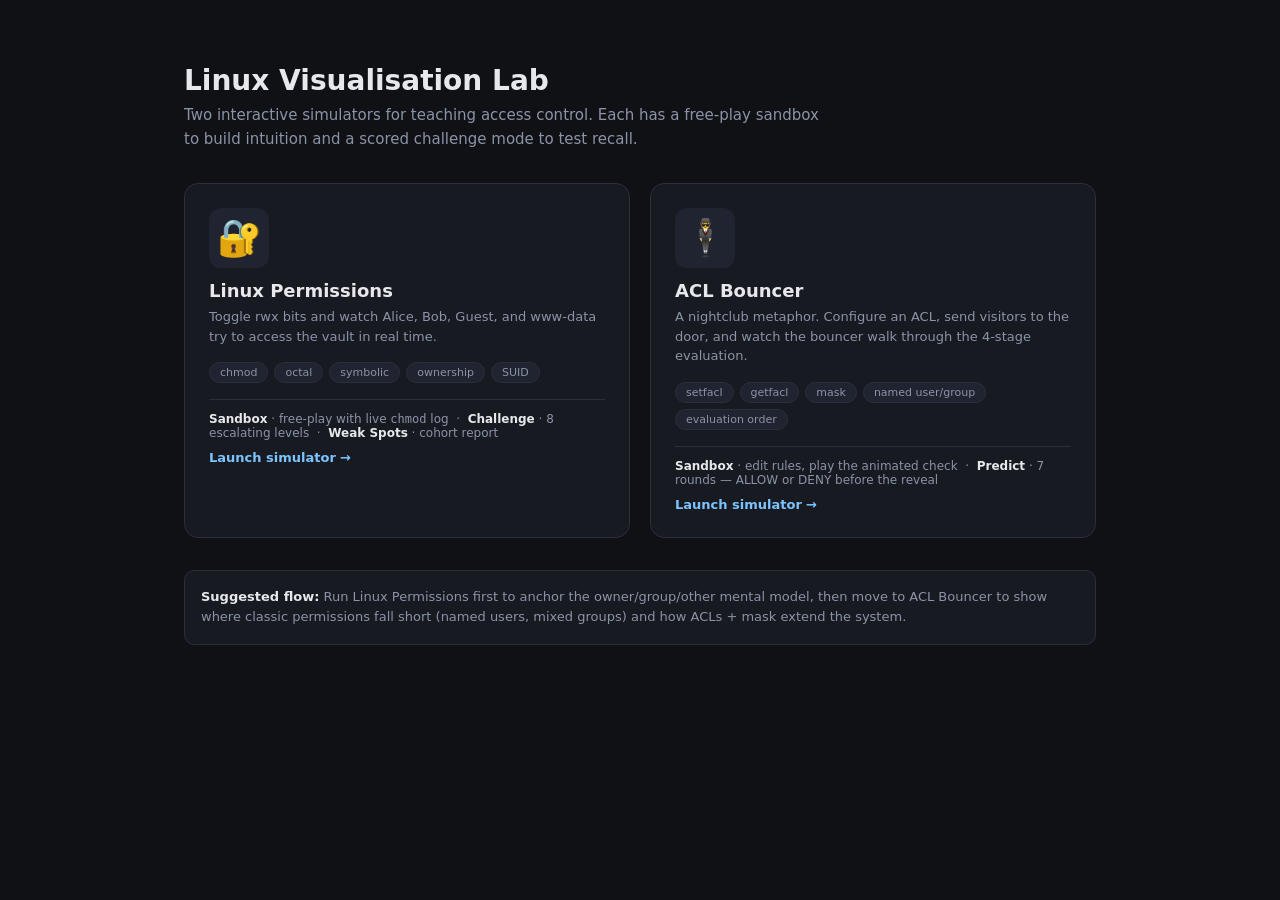
<file: index.html>
<!doctype html>
<html lang="en">
<head>
<meta charset="utf-8" />
<meta name="viewport" content="width=device-width,initial-scale=1" />
<title>Linux Visualisation · Lab</title>
<link rel="stylesheet" href="Linux Permissions simulation/styles.css" />
<style>
  .hub { max-width: 960px; margin: 40px auto; padding: 24px; }
  .hub h1 { font-size: 28px; margin: 0 0 6px; }
  .hub .lede { color: var(--muted); font-size: 15px; margin: 0 0 32px; line-height: 1.6; max-width: 640px; }

  .sim-grid { display: grid; grid-template-columns: 1fr 1fr; gap: 20px; }
  @media (max-width: 800px) { .sim-grid { grid-template-columns: 1fr; } }

  .sim-card {
    display: block;
    text-decoration: none;
    color: var(--ink);
    background: var(--panel);
    border: 1px solid var(--border);
    border-radius: 14px;
    padding: 24px;
    transition: all .2s cubic-bezier(.4,0,.2,1);
    position: relative; overflow: hidden;
  }
  .sim-card:hover {
    transform: translateY(-3px);
    border-color: var(--accent);
    box-shadow: 0 12px 28px rgba(124,196,255,.15);
  }
  .sim-card::before {
    content: ''; position: absolute; top: 0; left: 0; right: 0; height: 3px;
    background: linear-gradient(90deg, var(--accent), transparent);
    opacity: 0; transition: opacity .2s;
  }
  .sim-card:hover::before { opacity: 1; }

  .sim-icon {
    font-size: 36px; margin-bottom: 12px;
    display: inline-flex; width: 60px; height: 60px;
    align-items: center; justify-content: center;
    background: var(--panel-2); border-radius: 12px;
  }
  .sim-card h2 { font-size: 18px; margin: 0 0 6px; }
  .sim-card .tagline { color: var(--muted); font-size: 13px; margin: 0 0 16px; line-height: 1.5; }

  .chips { display: flex; flex-wrap: wrap; gap: 6px; margin-bottom: 16px; }
  .chip {
    font-size: 11px; padding: 3px 10px; border-radius: 999px;
    background: var(--panel-2); color: var(--muted);
    border: 1px solid var(--border);
  }

  .sim-modes { font-size: 12px; color: var(--muted); border-top: 1px solid var(--border); padding-top: 12px; }
  .sim-modes b { color: var(--ink); }

  .launch { color: var(--accent); font-weight: 600; font-size: 13px; margin-top: 10px; display: inline-flex; align-items: center; gap: 4px; }
  .launch::after { content: '→'; transition: transform .15s; }
  .sim-card:hover .launch::after { transform: translateX(4px); }

  .footer-note { margin-top: 32px; padding: 16px; background: var(--panel); border: 1px solid var(--border); border-radius: 10px; color: var(--muted); font-size: 13px; line-height: 1.6; }
  .footer-note b { color: var(--ink); }
</style>
</head>
<body>
  <div class="hub">
    <h1>Linux Visualisation Lab</h1>
    <p class="lede">Two interactive simulators for teaching access control. Each has a free-play sandbox to build intuition and a scored challenge mode to test recall.</p>

    <div class="sim-grid">
      <a class="sim-card" href="Linux Permissions simulation/index.html">
        <div class="sim-icon">🔐</div>
        <h2>Linux Permissions</h2>
        <p class="tagline">Toggle rwx bits and watch Alice, Bob, Guest, and www-data try to access the vault in real time.</p>
        <div class="chips">
          <span class="chip">chmod</span>
          <span class="chip">octal</span>
          <span class="chip">symbolic</span>
          <span class="chip">ownership</span>
          <span class="chip">SUID</span>
        </div>
        <div class="sim-modes">
          <b>Sandbox</b> · free-play with live <code>chmod</code> log &nbsp;·&nbsp;
          <b>Challenge</b> · 8 escalating levels &nbsp;·&nbsp;
          <b>Weak Spots</b> · cohort report
        </div>
        <div class="launch">Launch simulator</div>
      </a>

      <a class="sim-card" href="ACL Bouncer simulation/index.html">
        <div class="sim-icon">🕴️</div>
        <h2>ACL Bouncer</h2>
        <p class="tagline">A nightclub metaphor. Configure an ACL, send visitors to the door, and watch the bouncer walk through the 4-stage evaluation.</p>
        <div class="chips">
          <span class="chip">setfacl</span>
          <span class="chip">getfacl</span>
          <span class="chip">mask</span>
          <span class="chip">named user/group</span>
          <span class="chip">evaluation order</span>
        </div>
        <div class="sim-modes">
          <b>Sandbox</b> · edit rules, play the animated check &nbsp;·&nbsp;
          <b>Predict</b> · 7 rounds — ALLOW or DENY before the reveal
        </div>
        <div class="launch">Launch simulator</div>
      </a>
    </div>

    <div class="footer-note">
      <b>Suggested flow:</b> Run Linux Permissions first to anchor the owner/group/other mental model, then move to ACL Bouncer to show where classic permissions fall short (named users, mixed groups) and how ACLs + mask extend the system.
    </div>
  </div>
</body>
</html>
</file>
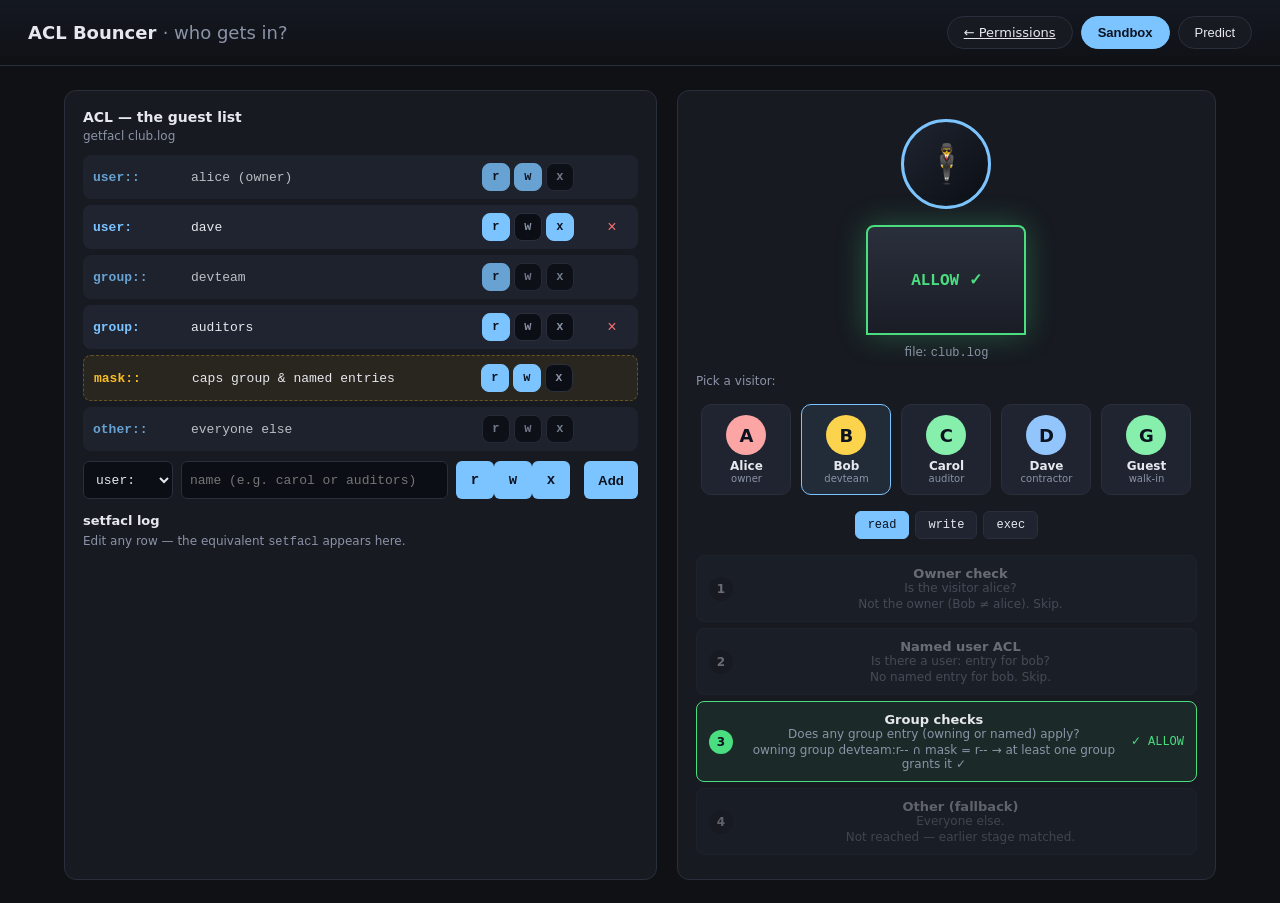
<file: ACL Bouncer simulation/index.html>
<!doctype html>
<html lang="en">
<head>
<meta charset="utf-8" />
<meta name="viewport" content="width=device-width,initial-scale=1" />
<title>ACL Bouncer — Who Gets In?</title>
<link rel="stylesheet" href="styles.css" />
<link rel="stylesheet" href="acl.css" />
</head>
<body>
  <header class="topbar">
    <h1>ACL Bouncer <span class="muted">· who gets in?</span></h1>
    <nav class="tabs">
      <a class="tab" href="../Linux Permissions simulation/index.html">← Permissions</a>
      <button class="tab active" data-mode="sandbox">Sandbox</button>
      <button class="tab" data-mode="challenge">Predict</button>
    </nav>
  </header>
  <main id="app"></main>
  <script src="acl.js" type="module"></script>
</body>
</html>
</file>
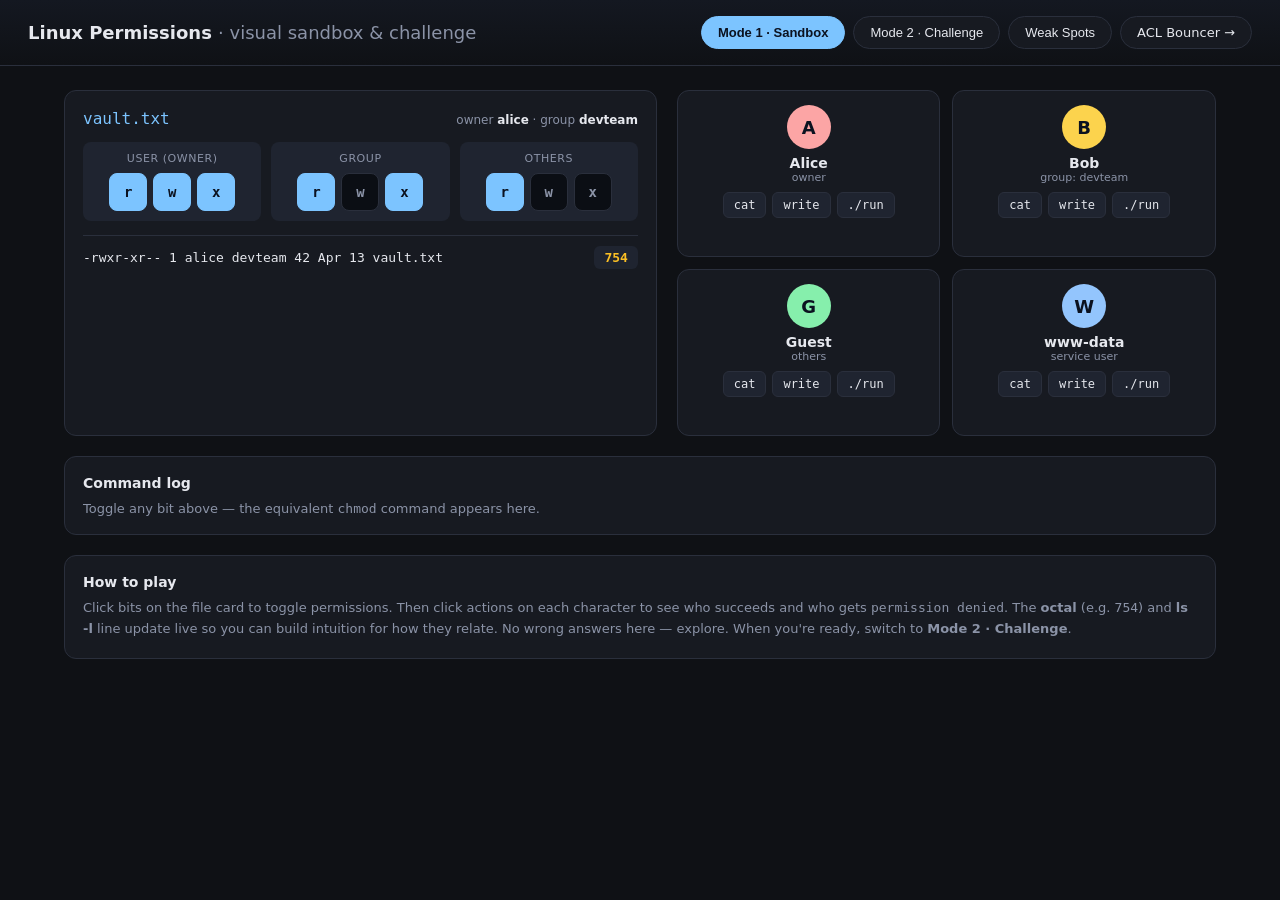
<file: Linux Permissions simulation/index.html>
<!doctype html>
<html lang="en">
<head>
<meta charset="utf-8" />
<meta name="viewport" content="width=device-width,initial-scale=1" />
<title>Linux Permissions — Sandbox & Challenge</title>
<link rel="stylesheet" href="styles.css" />
</head>
<body>
  <header class="topbar">
    <h1>Linux Permissions <span class="muted">· visual sandbox & challenge</span></h1>
    <nav class="tabs">
      <button class="tab active" data-mode="sandbox">Mode 1 · Sandbox</button>
      <button class="tab" data-mode="challenge">Mode 2 · Challenge</button>
      <button class="tab" data-mode="report">Weak Spots</button>
      <a class="tab" href="../ACL Bouncer simulation/index.html" style="text-decoration:none;display:inline-flex;align-items:center;">ACL Bouncer →</a>
    </nav>
  </header>

  <main id="app"></main>

  <template id="tpl-vault">
    <div class="vault">
      <div class="file-card">
        <div class="file-head">
          <span class="file-name" data-bind="filename">vault.txt</span>
          <span class="owner-group">
            owner <b data-bind="owner">alice</b> · group <b data-bind="group">devteam</b>
          </span>
        </div>
        <div class="perm-grid">
          <div class="perm-col">
            <div class="perm-label">user (owner)</div>
            <div class="bits" data-scope="u">
              <button class="bit" data-bit="r">r</button>
              <button class="bit" data-bit="w">w</button>
              <button class="bit" data-bit="x">x</button>
            </div>
          </div>
          <div class="perm-col">
            <div class="perm-label">group</div>
            <div class="bits" data-scope="g">
              <button class="bit" data-bit="r">r</button>
              <button class="bit" data-bit="w">w</button>
              <button class="bit" data-bit="x">x</button>
            </div>
          </div>
          <div class="perm-col">
            <div class="perm-label">others</div>
            <div class="bits" data-scope="o">
              <button class="bit" data-bit="r">r</button>
              <button class="bit" data-bit="w">w</button>
              <button class="bit" data-bit="x">x</button>
            </div>
          </div>
        </div>
        <div class="perm-display">
          <code class="ls-line" data-bind="ls">-rwxr-xr--  1 alice devteam   42 Apr 13 vault.txt</code>
          <code class="octal" data-bind="octal">754</code>
        </div>
      </div>

      <div class="characters">
        <div class="char" data-actor="alice">
          <div class="avatar a">A</div>
          <div class="char-name">Alice</div>
          <div class="char-role">owner</div>
          <div class="actions">
            <button data-action="read">cat</button>
            <button data-action="write">write</button>
            <button data-action="exec">./run</button>
          </div>
          <div class="result"></div>
        </div>
        <div class="char" data-actor="bob">
          <div class="avatar b">B</div>
          <div class="char-name">Bob</div>
          <div class="char-role">group: devteam</div>
          <div class="actions">
            <button data-action="read">cat</button>
            <button data-action="write">write</button>
            <button data-action="exec">./run</button>
          </div>
          <div class="result"></div>
        </div>
        <div class="char" data-actor="guest">
          <div class="avatar g">G</div>
          <div class="char-name">Guest</div>
          <div class="char-role">others</div>
          <div class="actions">
            <button data-action="read">cat</button>
            <button data-action="write">write</button>
            <button data-action="exec">./run</button>
          </div>
          <div class="result"></div>
        </div>
        <div class="char" data-actor="www">
          <div class="avatar w">W</div>
          <div class="char-name">www-data</div>
          <div class="char-role">service user</div>
          <div class="actions">
            <button data-action="read">cat</button>
            <button data-action="write">write</button>
            <button data-action="exec">./run</button>
          </div>
          <div class="result"></div>
        </div>
      </div>
    </div>
  </template>

  <script src="app.js" type="module"></script>
</body>
</html>
</file>
<file: Linux Permissions simulation/styles.css>
:root {
  --bg: #0f1115;
  --panel: #171a21;
  --panel-2: #1f2430;
  --ink: #e6e8ee;
  --muted: #8b93a7;
  --accent: #7cc4ff;
  --ok: #4ade80;
  --bad: #f87171;
  --warn: #fbbf24;
  --border: #2a2f3c;
  --mono: ui-monospace, SFMono-Regular, Menlo, monospace;
}

* { box-sizing: border-box; }
html, body { margin: 0; padding: 0; background: var(--bg); color: var(--ink); font-family: system-ui, -apple-system, Segoe UI, sans-serif; }

.topbar {
  padding: 16px 28px;
  border-bottom: 1px solid var(--border);
  display: flex; align-items: center; justify-content: space-between;
  background: linear-gradient(180deg, #141821, #0f1115);
}
.topbar h1 { font-size: 18px; font-weight: 600; margin: 0; }
.muted { color: var(--muted); font-weight: 400; }

.tabs { display: flex; gap: 8px; }
.tab {
  background: var(--panel); color: var(--ink);
  border: 1px solid var(--border); border-radius: 999px;
  padding: 8px 16px; cursor: pointer; font-size: 13px;
  transition: all .15s;
}
.tab:hover { background: var(--panel-2); }
.tab.active { background: var(--accent); color: #0b1220; border-color: var(--accent); font-weight: 600; }

main { max-width: 1200px; margin: 0 auto; padding: 24px; }

/* Vault */
.vault { display: grid; grid-template-columns: 1.1fr 1fr; gap: 20px; }
@media (max-width: 900px) { .vault { grid-template-columns: 1fr; } }

.file-card, .panel {
  background: var(--panel); border: 1px solid var(--border); border-radius: 12px;
  padding: 18px;
}
.file-head { display: flex; justify-content: space-between; align-items: baseline; margin-bottom: 14px; }
.file-name { font-family: var(--mono); font-size: 16px; color: var(--accent); }
.owner-group { font-size: 12px; color: var(--muted); }
.owner-group b { color: var(--ink); font-weight: 600; }

.perm-grid { display: grid; grid-template-columns: repeat(3, 1fr); gap: 10px; margin-bottom: 14px; }
.perm-col { background: var(--panel-2); border-radius: 8px; padding: 10px; text-align: center; }
.perm-label { font-size: 11px; color: var(--muted); text-transform: uppercase; letter-spacing: .05em; margin-bottom: 8px; }
.bits { display: flex; justify-content: center; gap: 6px; }
.bit {
  width: 38px; height: 38px; border-radius: 8px;
  background: #0b0e14; color: var(--muted);
  border: 1px solid var(--border); font-family: var(--mono); font-size: 14px;
  cursor: pointer; font-weight: 700; transition: all .1s;
}
.bit:hover { border-color: var(--accent); }
.bit.on { background: var(--accent); color: #0b1220; border-color: var(--accent); }

.perm-display { display: flex; justify-content: space-between; align-items: center; font-family: var(--mono); padding-top: 10px; border-top: 1px solid var(--border); }
.ls-line { color: var(--ink); font-size: 13px; }
.octal { background: var(--panel-2); padding: 4px 10px; border-radius: 6px; color: var(--warn); font-weight: 700; }

/* Characters */
.characters { display: grid; grid-template-columns: 1fr 1fr; gap: 12px; align-content: start; }
.char {
  background: var(--panel); border: 1px solid var(--border);
  border-radius: 12px; padding: 14px; text-align: center;
}
.avatar {
  width: 44px; height: 44px; border-radius: 50%;
  display: grid; place-items: center; margin: 0 auto 6px;
  font-weight: 700; font-size: 18px; color: #0b1220;
}
.avatar.a { background: #fca5a5; }
.avatar.b { background: #fcd34d; }
.avatar.g { background: #86efac; }
.avatar.w { background: #93c5fd; }
.char-name { font-weight: 600; font-size: 14px; }
.char-role { font-size: 11px; color: var(--muted); margin-bottom: 8px; }
.actions { display: flex; justify-content: center; gap: 6px; margin-bottom: 8px; }
.actions button {
  background: var(--panel-2); color: var(--ink); border: 1px solid var(--border);
  border-radius: 6px; padding: 5px 10px; font-size: 12px; cursor: pointer;
  font-family: var(--mono);
}
.actions button:hover { border-color: var(--accent); }
.result { font-family: var(--mono); font-size: 11px; min-height: 16px; }
.result.ok { color: var(--ok); }
.result.bad { color: var(--bad); }

/* Challenge */
.challenge-wrap { display: grid; grid-template-columns: 1.1fr 1fr; gap: 20px; }
@media (max-width: 900px) { .challenge-wrap { grid-template-columns: 1fr; } }

.scenario h2 { margin: 0 0 8px; font-size: 16px; }
.scenario .prompt { color: var(--muted); font-size: 13px; line-height: 1.5; margin-bottom: 14px; }
.scenario .story { background: var(--panel-2); border-left: 3px solid var(--accent); padding: 10px 14px; border-radius: 4px; margin-bottom: 14px; font-size: 13px; line-height: 1.5; }
.goal { background: #1a2433; border-radius: 8px; padding: 10px 14px; margin-bottom: 14px; font-size: 13px; }
.goal b { color: var(--warn); }

.cmd-input {
  display: flex; gap: 8px; margin-top: 12px;
}
.cmd-input .prefix { color: var(--ok); font-family: var(--mono); padding: 10px 0 10px 12px; background: #0b0e14; border-radius: 8px 0 0 8px; border: 1px solid var(--border); border-right: none; }
.cmd-input input {
  flex: 1; background: #0b0e14; border: 1px solid var(--border); border-left: none;
  color: var(--ink); font-family: var(--mono); padding: 10px; font-size: 14px;
  border-radius: 0 8px 8px 0; outline: none;
}
.cmd-input input:focus { border-color: var(--accent); }
.cmd-submit { background: var(--accent); color: #0b1220; border: none; border-radius: 8px; padding: 10px 18px; font-weight: 600; cursor: pointer; }

.feedback { margin-top: 14px; padding: 12px; border-radius: 8px; font-size: 13px; font-family: var(--mono); display: none; }
.feedback.ok { display: block; background: rgba(74,222,128,.1); color: var(--ok); border: 1px solid rgba(74,222,128,.3); }
.feedback.bad { display: block; background: rgba(248,113,113,.1); color: var(--bad); border: 1px solid rgba(248,113,113,.3); }
.feedback.hint { display: block; background: rgba(251,191,36,.1); color: var(--warn); border: 1px solid rgba(251,191,36,.3); }

.score-board { display: flex; gap: 14px; margin-bottom: 14px; }
.score-cell { flex: 1; background: var(--panel-2); border-radius: 8px; padding: 10px; text-align: center; }
.score-cell .v { font-size: 22px; font-weight: 700; color: var(--accent); }
.score-cell .k { font-size: 11px; color: var(--muted); text-transform: uppercase; letter-spacing: .05em; }

.level-pips { display: flex; gap: 4px; margin-top: 10px; }
.pip { flex: 1; height: 6px; border-radius: 3px; background: var(--panel-2); }
.pip.done { background: var(--ok); }
.pip.active { background: var(--accent); }
.pip.fail { background: var(--bad); }

.next-btn { margin-top: 14px; background: var(--ok); color: #0b1220; border: none; border-radius: 8px; padding: 10px 18px; font-weight: 600; cursor: pointer; }

/* Report */
.report-grid { display: grid; grid-template-columns: 1fr 1fr; gap: 14px; }
.report-row { display: flex; justify-content: space-between; padding: 10px; border-bottom: 1px solid var(--border); font-size: 13px; }
.report-row:last-child { border-bottom: none; }
.report-row .bar { display: inline-block; height: 8px; border-radius: 4px; background: var(--bad); vertical-align: middle; margin-left: 8px; }

.hint-link { color: var(--muted); font-size: 12px; background: none; border: none; cursor: pointer; text-decoration: underline; margin-top: 8px; }
.hint-link:hover { color: var(--accent); }

.bonus-tag { display: inline-block; background: rgba(251,191,36,.15); color: var(--warn); font-size: 11px; padding: 2px 8px; border-radius: 999px; margin-left: 8px; }

.cmd-log-row { display: flex; align-items: center; gap: 10px; padding: 8px 10px; font-family: var(--mono); font-size: 13px; border-radius: 6px; margin-bottom: 4px; background: var(--panel-2); opacity: .65; transition: all .15s; }
.cmd-log-row.latest { opacity: 1; background: #0b0e14; border: 1px solid var(--accent); }
.cmd-log-prefix { color: var(--ok); }
.cmd-log-sym { color: var(--accent); }
.cmd-log-eq { color: var(--muted); }
.cmd-log-oct { color: var(--warn); }
</file>
<file: ACL Bouncer simulation/styles.css>
:root {
  --bg: #0f1115;
  --panel: #171a21;
  --panel-2: #1f2430;
  --ink: #e6e8ee;
  --muted: #8b93a7;
  --accent: #7cc4ff;
  --ok: #4ade80;
  --bad: #f87171;
  --warn: #fbbf24;
  --border: #2a2f3c;
  --mono: ui-monospace, SFMono-Regular, Menlo, monospace;
}

* { box-sizing: border-box; }
html, body { margin: 0; padding: 0; background: var(--bg); color: var(--ink); font-family: system-ui, -apple-system, Segoe UI, sans-serif; }

.topbar {
  padding: 16px 28px;
  border-bottom: 1px solid var(--border);
  display: flex; align-items: center; justify-content: space-between;
  background: linear-gradient(180deg, #141821, #0f1115);
}
.topbar h1 { font-size: 18px; font-weight: 600; margin: 0; }
.muted { color: var(--muted); font-weight: 400; }

.tabs { display: flex; gap: 8px; }
.tab {
  background: var(--panel); color: var(--ink);
  border: 1px solid var(--border); border-radius: 999px;
  padding: 8px 16px; cursor: pointer; font-size: 13px;
  transition: all .15s;
}
.tab:hover { background: var(--panel-2); }
.tab.active { background: var(--accent); color: #0b1220; border-color: var(--accent); font-weight: 600; }

main { max-width: 1200px; margin: 0 auto; padding: 24px; }

/* Vault */
.vault { display: grid; grid-template-columns: 1.1fr 1fr; gap: 20px; }
@media (max-width: 900px) { .vault { grid-template-columns: 1fr; } }

.file-card, .panel {
  background: var(--panel); border: 1px solid var(--border); border-radius: 12px;
  padding: 18px;
}
.file-head { display: flex; justify-content: space-between; align-items: baseline; margin-bottom: 14px; }
.file-name { font-family: var(--mono); font-size: 16px; color: var(--accent); }
.owner-group { font-size: 12px; color: var(--muted); }
.owner-group b { color: var(--ink); font-weight: 600; }

.perm-grid { display: grid; grid-template-columns: repeat(3, 1fr); gap: 10px; margin-bottom: 14px; }
.perm-col { background: var(--panel-2); border-radius: 8px; padding: 10px; text-align: center; }
.perm-label { font-size: 11px; color: var(--muted); text-transform: uppercase; letter-spacing: .05em; margin-bottom: 8px; }
.bits { display: flex; justify-content: center; gap: 6px; }
.bit {
  width: 38px; height: 38px; border-radius: 8px;
  background: #0b0e14; color: var(--muted);
  border: 1px solid var(--border); font-family: var(--mono); font-size: 14px;
  cursor: pointer; font-weight: 700; transition: all .1s;
}
.bit:hover { border-color: var(--accent); }
.bit.on { background: var(--accent); color: #0b1220; border-color: var(--accent); }

.perm-display { display: flex; justify-content: space-between; align-items: center; font-family: var(--mono); padding-top: 10px; border-top: 1px solid var(--border); }
.ls-line { color: var(--ink); font-size: 13px; }
.octal { background: var(--panel-2); padding: 4px 10px; border-radius: 6px; color: var(--warn); font-weight: 700; }

/* Characters */
.characters { display: grid; grid-template-columns: 1fr 1fr; gap: 12px; align-content: start; }
.char {
  background: var(--panel); border: 1px solid var(--border);
  border-radius: 12px; padding: 14px; text-align: center;
}
.avatar {
  width: 44px; height: 44px; border-radius: 50%;
  display: grid; place-items: center; margin: 0 auto 6px;
  font-weight: 700; font-size: 18px; color: #0b1220;
}
.avatar.a { background: #fca5a5; }
.avatar.b { background: #fcd34d; }
.avatar.g { background: #86efac; }
.avatar.w { background: #93c5fd; }
.char-name { font-weight: 600; font-size: 14px; }
.char-role { font-size: 11px; color: var(--muted); margin-bottom: 8px; }
.actions { display: flex; justify-content: center; gap: 6px; margin-bottom: 8px; }
.actions button {
  background: var(--panel-2); color: var(--ink); border: 1px solid var(--border);
  border-radius: 6px; padding: 5px 10px; font-size: 12px; cursor: pointer;
  font-family: var(--mono);
}
.actions button:hover { border-color: var(--accent); }
.result { font-family: var(--mono); font-size: 11px; min-height: 16px; }
.result.ok { color: var(--ok); }
.result.bad { color: var(--bad); }

/* Challenge */
.challenge-wrap { display: grid; grid-template-columns: 1.1fr 1fr; gap: 20px; }
@media (max-width: 900px) { .challenge-wrap { grid-template-columns: 1fr; } }

.scenario h2 { margin: 0 0 8px; font-size: 16px; }
.scenario .prompt { color: var(--muted); font-size: 13px; line-height: 1.5; margin-bottom: 14px; }
.scenario .story { background: var(--panel-2); border-left: 3px solid var(--accent); padding: 10px 14px; border-radius: 4px; margin-bottom: 14px; font-size: 13px; line-height: 1.5; }
.goal { background: #1a2433; border-radius: 8px; padding: 10px 14px; margin-bottom: 14px; font-size: 13px; }
.goal b { color: var(--warn); }

.cmd-input {
  display: flex; gap: 8px; margin-top: 12px;
}
.cmd-input .prefix { color: var(--ok); font-family: var(--mono); padding: 10px 0 10px 12px; background: #0b0e14; border-radius: 8px 0 0 8px; border: 1px solid var(--border); border-right: none; }
.cmd-input input {
  flex: 1; background: #0b0e14; border: 1px solid var(--border); border-left: none;
  color: var(--ink); font-family: var(--mono); padding: 10px; font-size: 14px;
  border-radius: 0 8px 8px 0; outline: none;
}
.cmd-input input:focus { border-color: var(--accent); }
.cmd-submit { background: var(--accent); color: #0b1220; border: none; border-radius: 8px; padding: 10px 18px; font-weight: 600; cursor: pointer; }

.feedback { margin-top: 14px; padding: 12px; border-radius: 8px; font-size: 13px; font-family: var(--mono); display: none; }
.feedback.ok { display: block; background: rgba(74,222,128,.1); color: var(--ok); border: 1px solid rgba(74,222,128,.3); }
.feedback.bad { display: block; background: rgba(248,113,113,.1); color: var(--bad); border: 1px solid rgba(248,113,113,.3); }
.feedback.hint { display: block; background: rgba(251,191,36,.1); color: var(--warn); border: 1px solid rgba(251,191,36,.3); }

.score-board { display: flex; gap: 14px; margin-bottom: 14px; }
.score-cell { flex: 1; background: var(--panel-2); border-radius: 8px; padding: 10px; text-align: center; }
.score-cell .v { font-size: 22px; font-weight: 700; color: var(--accent); }
.score-cell .k { font-size: 11px; color: var(--muted); text-transform: uppercase; letter-spacing: .05em; }

.level-pips { display: flex; gap: 4px; margin-top: 10px; }
.pip { flex: 1; height: 6px; border-radius: 3px; background: var(--panel-2); }
.pip.done { background: var(--ok); }
.pip.active { background: var(--accent); }
.pip.fail { background: var(--bad); }

.next-btn { margin-top: 14px; background: var(--ok); color: #0b1220; border: none; border-radius: 8px; padding: 10px 18px; font-weight: 600; cursor: pointer; }

/* Report */
.report-grid { display: grid; grid-template-columns: 1fr 1fr; gap: 14px; }
.report-row { display: flex; justify-content: space-between; padding: 10px; border-bottom: 1px solid var(--border); font-size: 13px; }
.report-row:last-child { border-bottom: none; }
.report-row .bar { display: inline-block; height: 8px; border-radius: 4px; background: var(--bad); vertical-align: middle; margin-left: 8px; }

.hint-link { color: var(--muted); font-size: 12px; background: none; border: none; cursor: pointer; text-decoration: underline; margin-top: 8px; }
.hint-link:hover { color: var(--accent); }

.bonus-tag { display: inline-block; background: rgba(251,191,36,.15); color: var(--warn); font-size: 11px; padding: 2px 8px; border-radius: 999px; margin-left: 8px; }

.cmd-log-row { display: flex; align-items: center; gap: 10px; padding: 8px 10px; font-family: var(--mono); font-size: 13px; border-radius: 6px; margin-bottom: 4px; background: var(--panel-2); opacity: .65; transition: all .15s; }
.cmd-log-row.latest { opacity: 1; background: #0b0e14; border: 1px solid var(--accent); }
.cmd-log-prefix { color: var(--ok); }
.cmd-log-sym { color: var(--accent); }
.cmd-log-eq { color: var(--muted); }
.cmd-log-oct { color: var(--warn); }
</file>
<file: ACL Bouncer simulation/acl.css>
/* ACL-specific styles — nightclub theme layered on the base palette */

.club-wrap { display: grid; grid-template-columns: 1.1fr 1fr; gap: 20px; }
@media (max-width: 900px) { .club-wrap { grid-template-columns: 1fr; } }

/* The ACL rules list — the "guest list" */
.acl-list { background: var(--panel); border: 1px solid var(--border); border-radius: 12px; padding: 18px; }
.acl-list h3 { margin: 0 0 4px; font-size: 14px; }
.acl-list .sub { color: var(--muted); font-size: 12px; margin-bottom: 12px; }

.acl-row {
  display: grid;
  grid-template-columns: 90px 1fr 120px 32px;
  gap: 8px;
  align-items: center;
  background: var(--panel-2);
  border-radius: 8px;
  padding: 8px 10px;
  margin-bottom: 6px;
  font-family: var(--mono);
  font-size: 13px;
}
.acl-row .tag { color: var(--accent); font-weight: 700; }
.acl-row .who { color: var(--ink); }
.acl-row .perm-toggles { display: flex; gap: 4px; justify-content: center; }
.acl-row .perm-toggles .bit { width: 28px; height: 28px; font-size: 12px; }
.acl-row .rm { background: transparent; color: var(--bad); border: none; cursor: pointer; font-size: 16px; }
.acl-row .rm:hover { color: #fca5a5; }
.acl-row.mask { background: rgba(251,191,36,.08); border: 1px dashed rgba(251,191,36,.3); }
.acl-row.mask .tag { color: var(--warn); }
.acl-row.effective { opacity: .8; }
.acl-row .muted-eff { color: var(--muted); font-size: 11px; margin-left: 6px; }

.add-rule { display: grid; grid-template-columns: 90px 1fr 120px auto; gap: 8px; margin-top: 10px; }
.add-rule select, .add-rule input {
  background: #0b0e14; color: var(--ink); border: 1px solid var(--border);
  border-radius: 6px; padding: 8px; font-family: var(--mono); font-size: 13px;
}
.add-rule button { background: var(--accent); color: #0b1220; border: none; border-radius: 6px; padding: 8px 14px; font-weight: 600; cursor: pointer; }

.setfacl-log { margin-top: 14px; }
.setfacl-log .cmd-log-row { background: #0b0e14; }

/* The bouncer & the door */
.club-scene { text-align: center; }
.bouncer {
  width: 90px; height: 90px; border-radius: 50%;
  background: linear-gradient(135deg, #1f2430, #0b0e14);
  border: 3px solid var(--accent); margin: 10px auto;
  display: grid; place-items: center; font-size: 38px;
}
.door {
  margin: 16px auto 10px; width: 160px; height: 110px;
  background: linear-gradient(180deg, #2a2f3c, #1a1d26);
  border: 2px solid var(--border); border-radius: 8px 8px 0 0;
  position: relative; overflow: hidden;
}
.door.open { border-color: var(--ok); box-shadow: 0 0 30px rgba(74,222,128,.3); }
.door.shut { border-color: var(--bad); box-shadow: 0 0 30px rgba(248,113,113,.2); }
.door-label { position: absolute; top: 50%; left: 50%; transform: translate(-50%, -50%); font-weight: 700; font-size: 16px; font-family: var(--mono); }
.door.open .door-label { color: var(--ok); }
.door.shut .door-label { color: var(--bad); }

.queue { display: flex; justify-content: center; gap: 10px; margin: 16px 0; flex-wrap: wrap; }
.guest {
  background: var(--panel-2); border: 1px solid var(--border);
  border-radius: 10px; padding: 10px; width: 90px; cursor: pointer;
  transition: all .15s;
}
.guest:hover { border-color: var(--accent); transform: translateY(-2px); }
.guest.active { border-color: var(--accent); background: rgba(124,196,255,.1); }
.guest .avatar { width: 40px; height: 40px; margin: 0 auto 4px; }
.guest .g-name { font-size: 12px; font-weight: 600; }
.guest .g-role { font-size: 10px; color: var(--muted); }

/* Evaluation stages */
.stages { margin-top: 16px; }
.stage {
  display: grid; grid-template-columns: 28px 1fr auto;
  gap: 10px; align-items: center;
  background: var(--panel-2); border: 1px solid var(--border);
  border-radius: 8px; padding: 10px 12px; margin-bottom: 6px;
  font-size: 13px; opacity: .4; transition: all .2s;
}
.stage.active { opacity: 1; border-color: var(--accent); }
.stage.matched { opacity: 1; border-color: var(--ok); background: rgba(74,222,128,.08); }
.stage.skipped { opacity: .35; }
.stage .num { width: 24px; height: 24px; border-radius: 50%; background: var(--panel); display: grid; place-items: center; font-weight: 700; font-size: 12px; }
.stage.matched .num { background: var(--ok); color: #0b1220; }
.stage .label { font-weight: 600; }
.stage .desc { color: var(--muted); font-size: 12px; display: block; font-weight: 400; }
.stage .verdict { font-family: var(--mono); font-size: 12px; }
.stage .verdict.allow { color: var(--ok); }
.stage .verdict.deny { color: var(--bad); }

.predict-row { display: flex; gap: 10px; margin: 16px 0; justify-content: center; }
.predict-row button {
  padding: 12px 24px; border-radius: 8px; font-weight: 700; font-size: 14px;
  border: 2px solid var(--border); cursor: pointer; font-family: var(--mono);
  background: var(--panel-2); color: var(--ink); min-width: 120px;
}
.predict-row button.allow:hover { border-color: var(--ok); color: var(--ok); }
.predict-row button.deny:hover { border-color: var(--bad); color: var(--bad); }
.predict-row button.picked.allow { background: var(--ok); color: #0b1220; border-color: var(--ok); }
.predict-row button.picked.deny { background: var(--bad); color: #0b1220; border-color: var(--bad); }
.predict-row button:disabled { cursor: default; }

.verdict-banner { padding: 14px; border-radius: 8px; margin: 14px 0; text-align: center; font-weight: 700; font-family: var(--mono); display: none; }
.verdict-banner.allow { display: block; background: rgba(74,222,128,.12); color: var(--ok); border: 1px solid rgba(74,222,128,.3); }
.verdict-banner.deny { display: block; background: rgba(248,113,113,.12); color: var(--bad); border: 1px solid rgba(248,113,113,.3); }

.action-select { display: flex; gap: 6px; justify-content: center; margin: 10px 0; }
.action-select button {
  background: var(--panel-2); border: 1px solid var(--border); color: var(--ink);
  padding: 6px 12px; border-radius: 6px; cursor: pointer; font-family: var(--mono); font-size: 12px;
}
.action-select button.on { background: var(--accent); color: #0b1220; border-color: var(--accent); }

.scoreline { text-align: center; color: var(--muted); font-size: 13px; margin-top: 10px; }
.scoreline b { color: var(--accent); }
</file>
